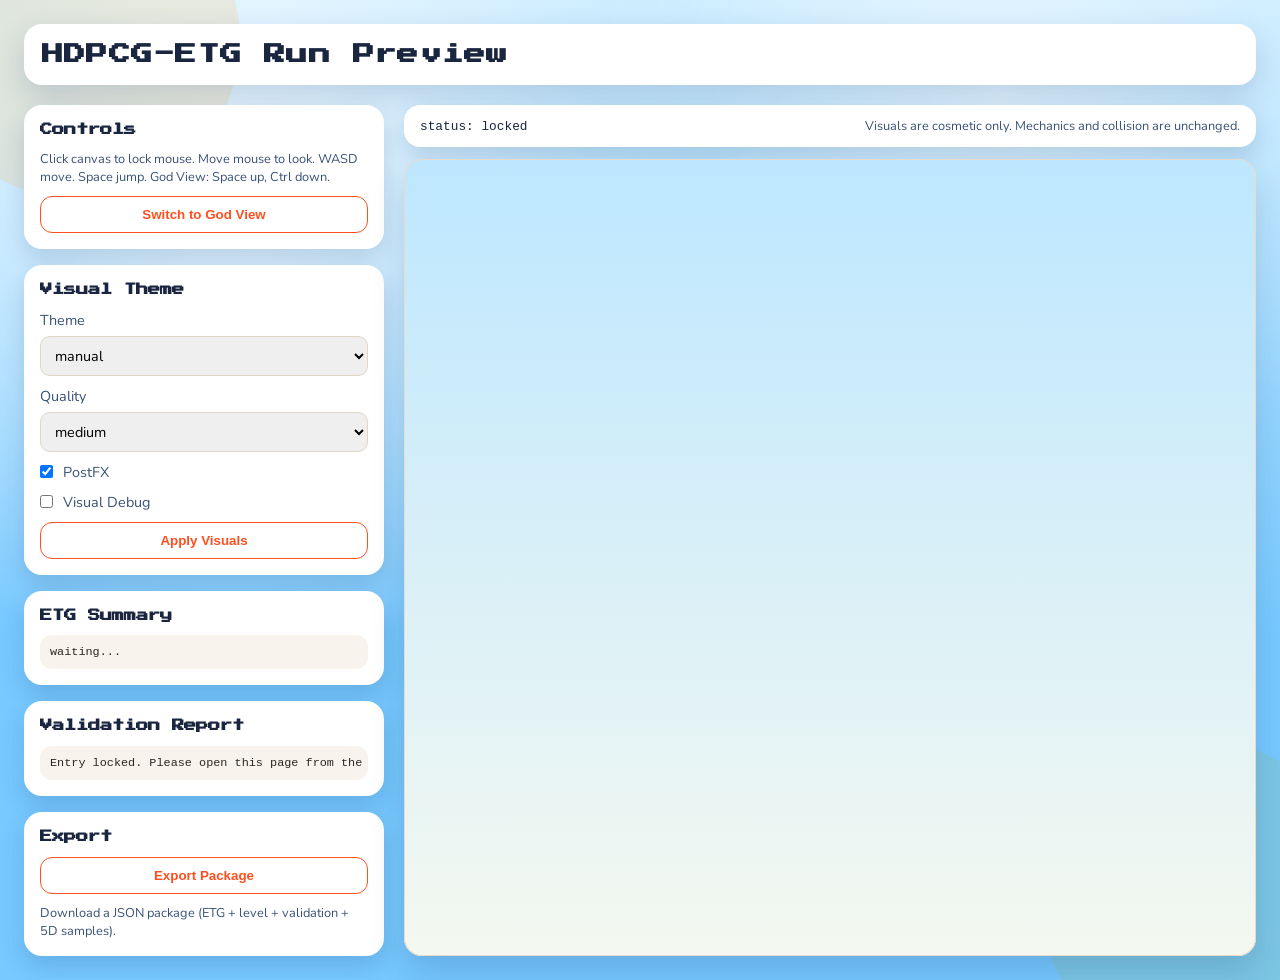
<file: web/index.html>
<!doctype html>
<html lang="en">
  <head>
    <meta charset="utf-8" />
    <meta name="viewport" content="width=device-width, initial-scale=1" />
    <title>HDPCG-ETG Run Preview</title>
    <link rel="stylesheet" href="style.css" />
  </head>
  <body>
    <main class="layout">
      <header class="headline">
        <div>
          <h1>HDPCG-ETG Run Preview</h1>
        </div>
        <div class="badge-row"></div>
      </header>

      <section class="sidebar">
        <div class="card">
          <h2>Controls</h2>
          <p class="hint">Click canvas to lock mouse. Move mouse to look. WASD move. Space jump. God View: Space up, Ctrl down.</p>
          <div class="button-row">
            <button id="toggle-view-mode" class="ghost">Switch to God View</button>
          </div>
        </div>

        <div class="card">
          <h2>Visual Theme</h2>
          <label>
            Theme
            <select id="visual-theme">
              <option value="manual">manual</option>
            </select>
          </label>
          <label>
            Quality
            <select id="visual-quality">
              <option value="low">low</option>
              <option value="medium" selected>medium</option>
              <option value="high">high</option>
            </select>
          </label>
          <label class="toggle">
            <input id="postfx-toggle" type="checkbox" checked />
            PostFX
          </label>
          <label class="toggle">
            <input id="visual-debug-toggle" type="checkbox" />
            Visual Debug
          </label>
          <div class="button-row">
            <button id="apply-visual" class="ghost">Apply Visuals</button>
          </div>
        </div>

        <div class="card">
          <h2>ETG Summary</h2>
          <pre id="etg-output">waiting...</pre>
        </div>

        <div class="card">
          <h2>Validation Report</h2>
          <pre id="report-output">waiting...</pre>
        </div>

        <div class="card">
          <h2>Export</h2>
          <div class="button-row">
            <button id="export" class="ghost">Export Package</button>
          </div>
          <p class="hint">Download a JSON package (ETG + level + validation + 5D samples).</p>
        </div>
      </section>

      <section class="stage">
        <div class="stage-header">
          <div class="status" id="status-output">status: idle</div>
          <div class="legend">Visuals are cosmetic only. Mechanics and collision are unchanged.</div>
        </div>
        <div class="canvas-wrap">
          <canvas id="game-canvas"></canvas>
        </div>
      </section>
    </main>

    <script type="module" src="src/main.js?v=2"></script>
  </body>
</html>
</file>
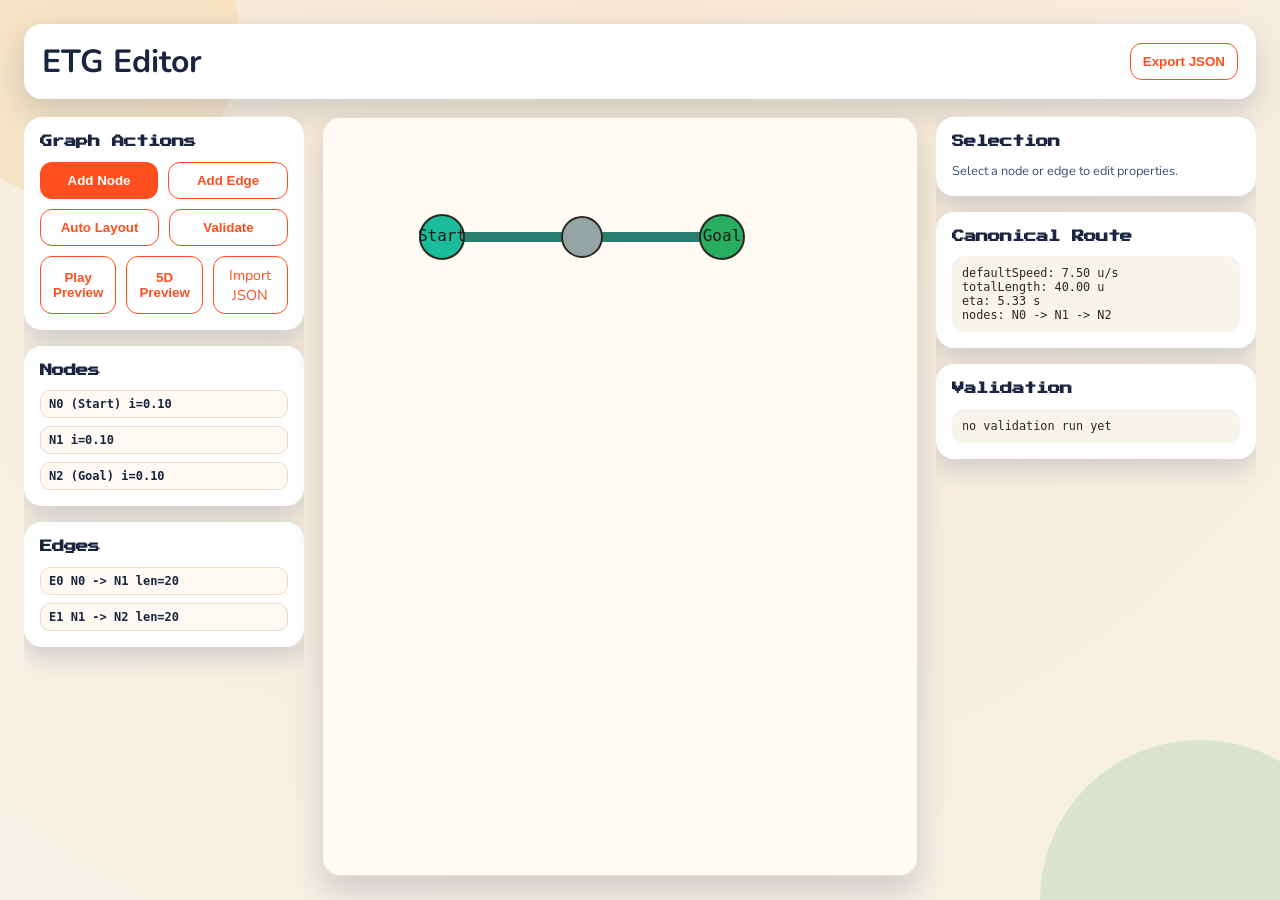
<file: web/editor.html>
<!doctype html>
<html lang="en">
  <head>
    <meta charset="utf-8" />
    <meta name="viewport" content="width=device-width, initial-scale=1" />
    <title>ETG Editor</title>
    <link rel="stylesheet" href="style.css" />
  </head>
  <body class="editor-body">
    <main class="editor-layout">
      <header class="editor-header">
        <div>
          <h1>ETG Editor</h1>
        </div>
        <nav class="editor-nav">
          <button id="export-json" class="ghost">Export JSON</button>
        </nav>
      </header>

      <section class="editor-sidebar">
        <div class="card">
          <h2>Graph Actions</h2>
          <div class="button-row">
            <button id="add-node">Add Node</button>
            <button id="add-edge" class="ghost">Add Edge</button>
          </div>
          <div class="button-row">
            <button id="auto-layout" class="ghost">Auto Layout</button>
            <button id="validate" class="ghost">Validate</button>
          </div>
          <div class="button-row">
            <button id="play-preview" class="ghost">Play Preview</button>
            <button id="hdpcg-preview" class="ghost">5D Preview</button>
            <label class="ghost file-label">
              Import JSON
              <input id="import-json" type="file" accept="application/json" />
            </label>
          </div>
        </div>

        <div class="card">
          <h2>Nodes</h2>
          <div id="node-list" class="list"></div>
        </div>

        <div class="card">
          <h2>Edges</h2>
          <div id="edge-list" class="list"></div>
        </div>
      </section>

      <section class="editor-canvas">
        <canvas id="graph-canvas"></canvas>
      </section>

      <section class="editor-panel">
        <div class="card">
          <h2>Selection</h2>
          <div id="selection-panel">
            <p class="hint">Select a node or edge to edit properties.</p>
          </div>
        </div>

        <div class="card">
          <h2>Canonical Route</h2>
          <pre id="route-output">no route computed yet</pre>
        </div>

        <div class="card">
          <h2>Validation</h2>
          <pre id="validation-output">no validation run yet</pre>
        </div>
      </section>
    </main>

    <script type="module" src="src/editor.js"></script>
  </body>
</html>
</file>
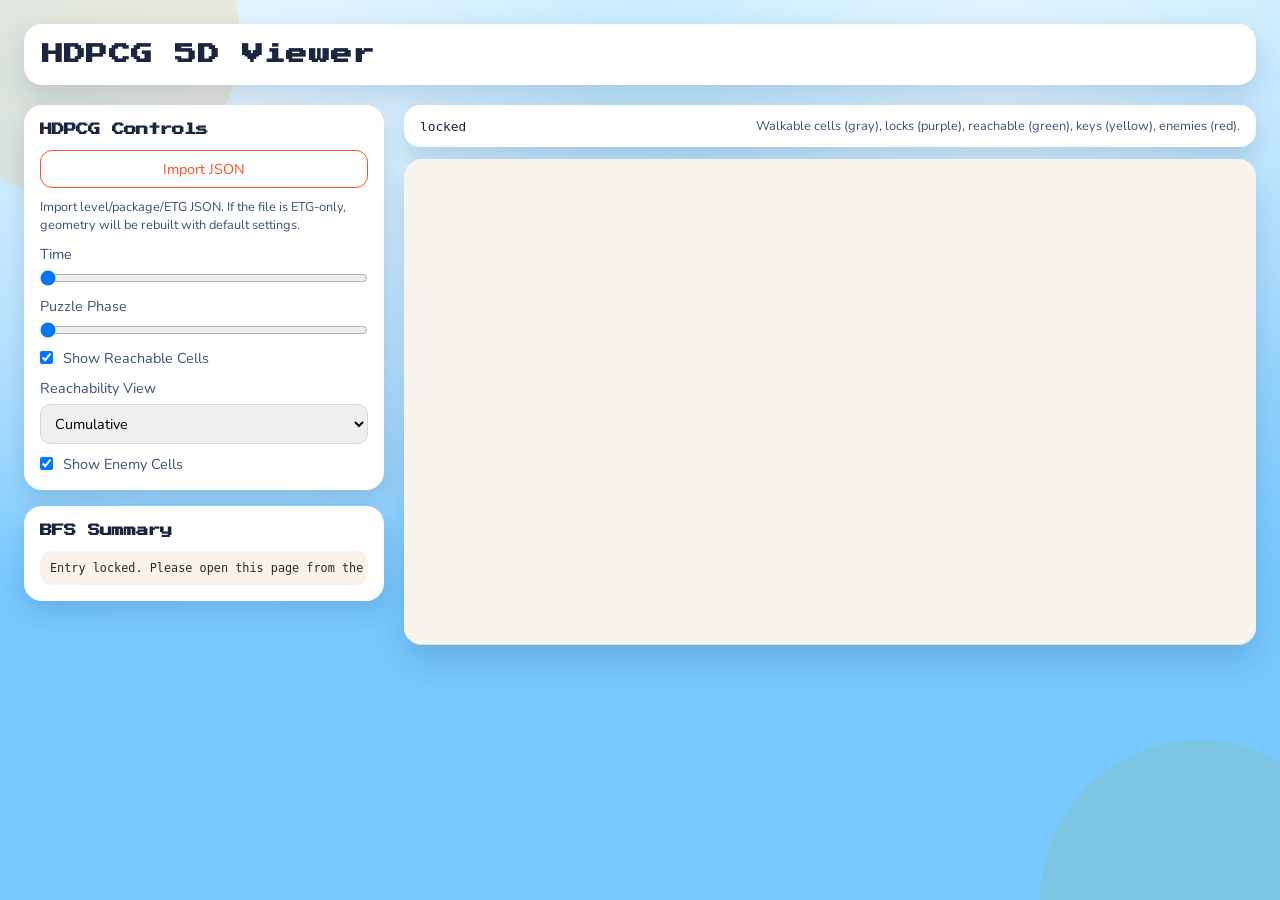
<file: web/hdpcg_viewer.html>
<!doctype html>
<html lang="en">
  <head>
    <meta charset="utf-8" />
    <meta name="viewport" content="width=device-width, initial-scale=1" />
    <title>HDPCG 5D Viewer</title>
    <link rel="stylesheet" href="style.css" />
  </head>
  <body>
    <main class="layout">
      <header class="headline">
        <div>
          <h1>HDPCG 5D Viewer</h1>
        </div>
        <div class="badge-row"></div>
      </header>

      <section class="sidebar">
        <div class="card">
          <h2>HDPCG Controls</h2>
          <label class="file-label">
            Import JSON
            <input id="import-file" type="file" accept=".json,application/json" />
          </label>
          <p class="hint">Import level/package/ETG JSON. If the file is ETG-only, geometry will be rebuilt with default settings.</p>
          <label>
            Time
            <input id="time-slider" type="range" min="0" max="0" value="0" />
          </label>
          <label>
            Puzzle Phase
            <input id="phase-slider" type="range" min="0" max="0" value="0" />
          </label>
          <label class="toggle">
            <input id="show-reachable" type="checkbox" checked />
            Show Reachable Cells
          </label>
          <label>
            Reachability View
            <select id="reach-mode">
              <option value="cumulative" selected>Cumulative</option>
              <option value="step">Step</option>
            </select>
          </label>
          <label class="toggle">
            <input id="show-enemies" type="checkbox" checked />
            Show Enemy Cells
          </label>
        </div>

        <div class="card">
          <h2>BFS Summary</h2>
          <pre id="bfs-output">waiting...</pre>
        </div>
      </section>

      <section class="stage">
        <div class="stage-header">
          <div class="status" id="viewer-status">t=0 | phase=0 | reachable=0</div>
          <div class="legend">Walkable cells (gray), locks (purple), reachable (green), keys (yellow), enemies (red).</div>
        </div>
        <div class="canvas-wrap">
          <canvas id="viewer-canvas"></canvas>
        </div>
      </section>
    </main>

    <script type="module" src="src/hdpcg-viewer.js"></script>
  </body>
</html>
</file>
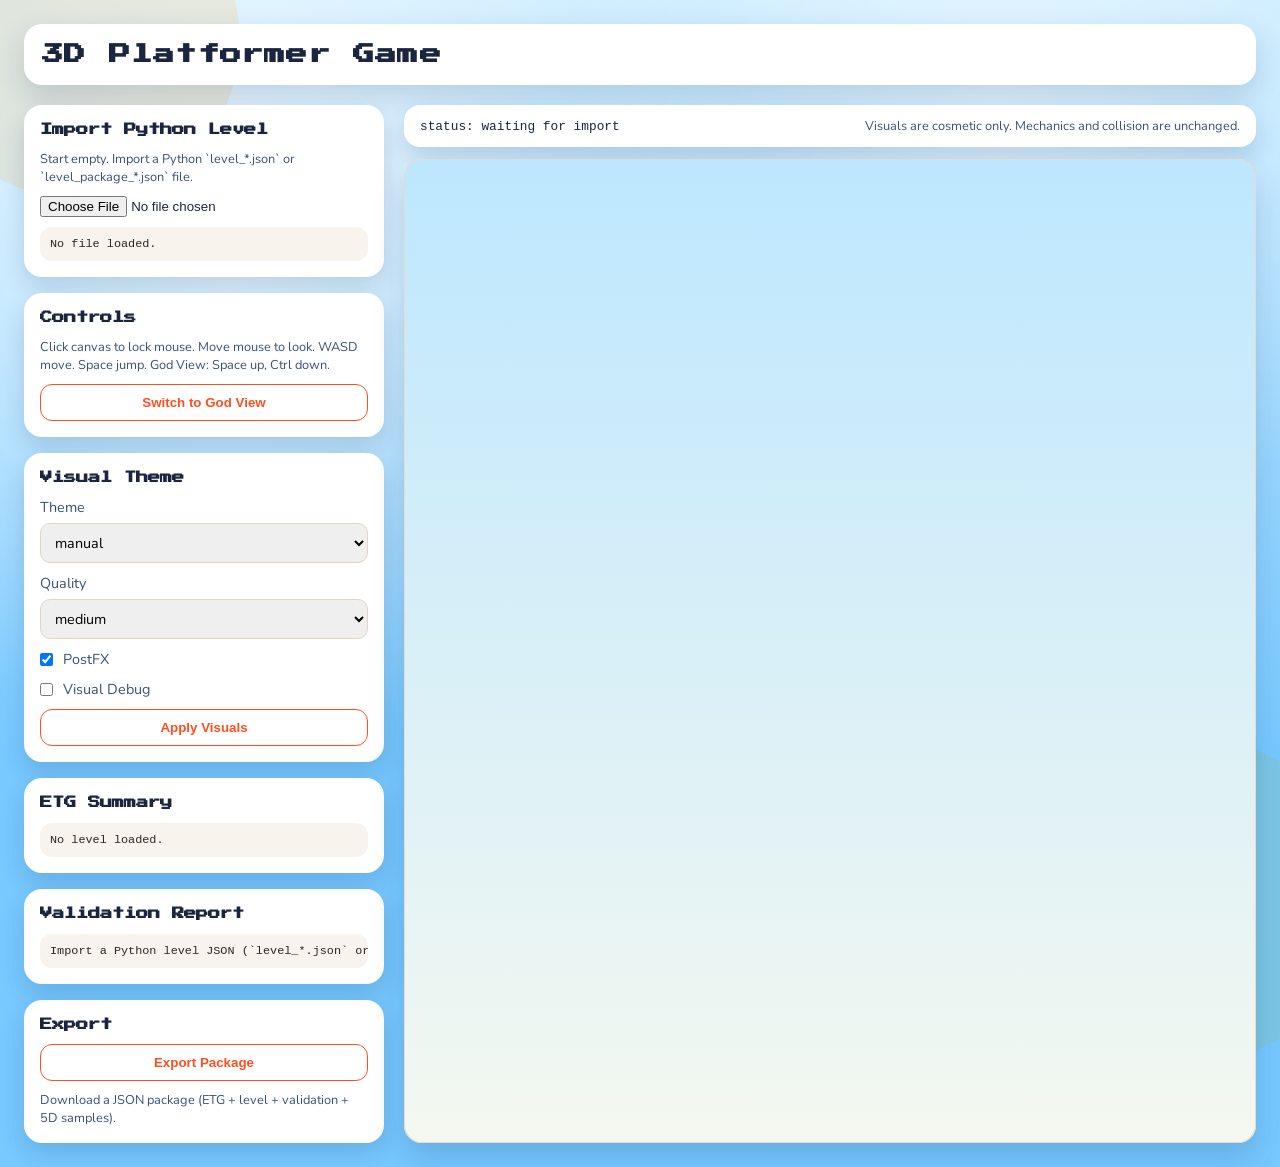
<file: web/import_level.html>
<!doctype html>
<html lang="en">
  <head>
    <meta charset="utf-8" />
    <meta name="viewport" content="width=device-width, initial-scale=1" />
    <title>3D Platformer Game (Import Level)</title>
    <link rel="icon" href="data:," />
    <link rel="stylesheet" href="style.css" />
  </head>
  <body>
    <main class="layout">
      <header class="headline">
        <div>
          <h1>3D Platformer Game</h1>
        </div>
        <div class="badge-row"></div>
      </header>

      <section class="sidebar">
        <div class="card">
          <h2>Import Python Level</h2>
          <p class="hint">Start empty. Import a Python `level_*.json` or `level_package_*.json` file.</p>
          <input id="import-level-json" type="file" accept=".json,application/json" />
          <pre id="import-status-output">No file loaded.</pre>
        </div>

        <div class="card">
          <h2>Controls</h2>
          <p class="hint">Click canvas to lock mouse. Move mouse to look. WASD move. Space jump. God View: Space up, Ctrl down.</p>
          <div class="button-row">
            <button id="toggle-view-mode" class="ghost">Switch to God View</button>
          </div>
        </div>

        <div class="card">
          <h2>Visual Theme</h2>
          <label>
            Theme
            <select id="visual-theme">
              <option value="safe_cc0">safe_cc0</option>
              <option value="manual">manual</option>
            </select>
          </label>
          <label>
            Quality
            <select id="visual-quality">
              <option value="low">low</option>
              <option value="medium" selected>medium</option>
              <option value="high">high</option>
            </select>
          </label>
          <label class="toggle">
            <input id="postfx-toggle" type="checkbox" checked />
            PostFX
          </label>
          <label class="toggle">
            <input id="visual-debug-toggle" type="checkbox" />
            Visual Debug
          </label>
          <div class="button-row">
            <button id="apply-visual" class="ghost">Apply Visuals</button>
          </div>
        </div>

        <div class="card">
          <h2>ETG Summary</h2>
          <pre id="etg-output">No level loaded.</pre>
        </div>

        <div class="card">
          <h2>Validation Report</h2>
          <pre id="report-output">Import a level JSON to start.</pre>
        </div>

        <div class="card">
          <h2>Export</h2>
          <div class="button-row">
            <button id="export" class="ghost">Export Package</button>
          </div>
          <p class="hint">Download a JSON package (ETG + level + validation + 5D samples).</p>
        </div>
      </section>

      <section class="stage">
        <div class="stage-header">
          <div class="status" id="status-output">status: waiting for import</div>
          <div class="legend">Visuals are cosmetic only. Mechanics and collision are unchanged.</div>
        </div>
        <div class="canvas-wrap">
          <canvas id="game-canvas"></canvas>
        </div>
      </section>
    </main>

    <script type="module" src="src/main-import-level.js"></script>
  </body>
</html>
</file>
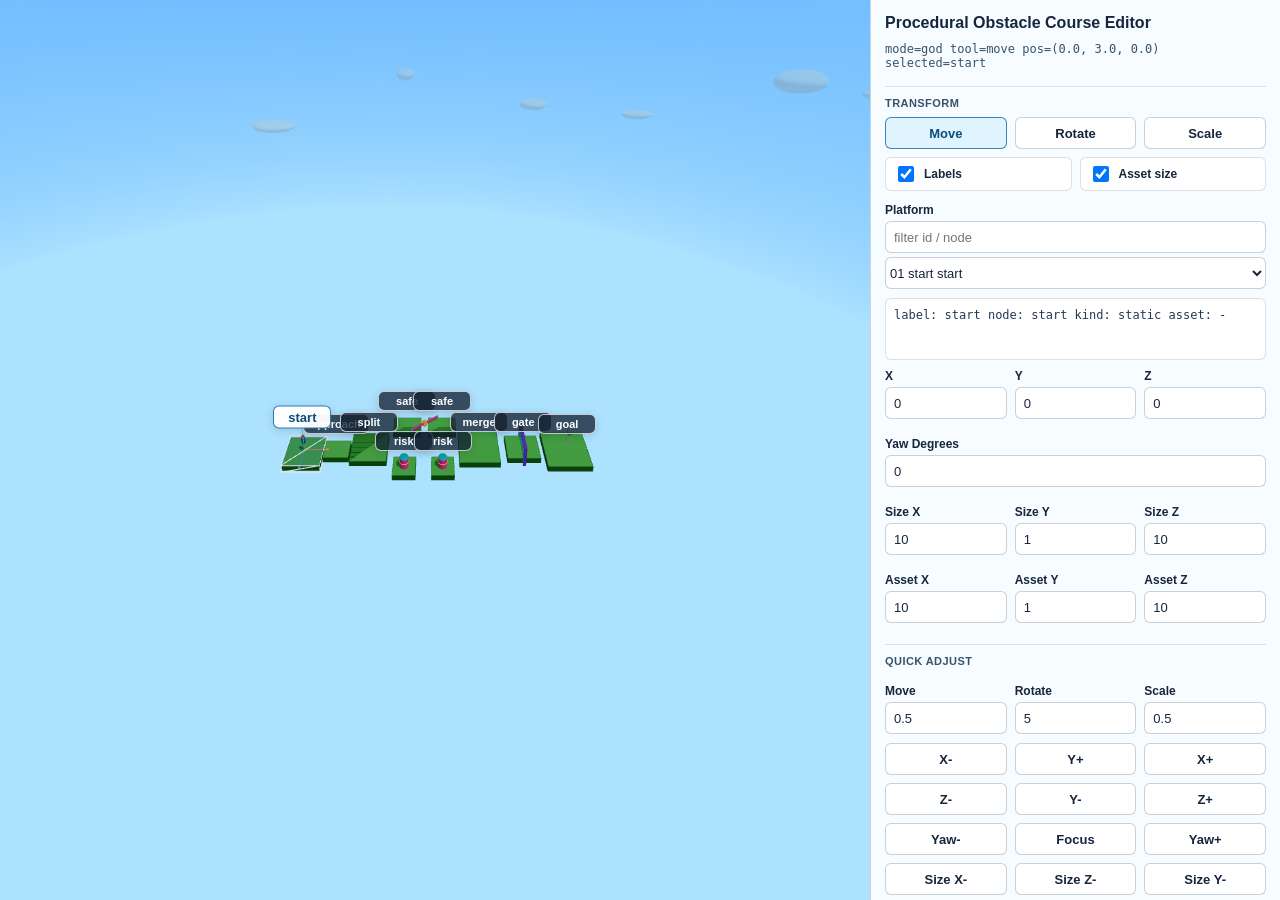
<file: web/obstacle_course_editor.html>
<!doctype html>
<html lang="en">
  <head>
    <meta charset="utf-8" />
    <meta name="viewport" content="width=device-width, initial-scale=1" />
    <title>Procedural Obstacle Course Editor</title>
    <link rel="icon" href="data:," />
    <style>
      html,
      body {
        margin: 0;
        width: 100%;
        height: 100%;
        overflow: hidden;
        background: #d8f4ff;
        color: #17263c;
        font-family: "Segoe UI", Arial, sans-serif;
      }

      .workspace {
        display: grid;
        grid-template-columns: minmax(0, 1fr) 410px;
        width: 100vw;
        height: 100vh;
        position: relative;
      }

      #game-canvas {
        display: block;
        width: 100%;
        height: 100%;
      }

      #label-layer {
        position: absolute;
        inset: 0 410px 0 0;
        overflow: hidden;
        pointer-events: none;
      }

      .scene-label {
        position: absolute;
        min-width: 42px;
        max-width: 148px;
        padding: 3px 7px;
        transform: translate(-50%, -115%);
        border: 1px solid rgba(255, 255, 255, 0.72);
        border-radius: 6px;
        background: rgba(18, 31, 48, 0.76);
        box-shadow: 0 2px 8px rgba(18, 31, 48, 0.16);
        color: #ffffff;
        font: 700 11px "Segoe UI", Arial, sans-serif;
        text-align: center;
        text-overflow: ellipsis;
        white-space: nowrap;
        overflow: hidden;
      }

      .scene-label.is-selected {
        z-index: 2;
        max-width: 180px;
        border-color: rgba(11, 104, 162, 0.86);
        background: rgba(255, 255, 255, 0.96);
        color: #0b4e7a;
        font-size: 13px;
      }

      .panel {
        overflow: auto;
        border-left: 1px solid rgba(41, 74, 96, 0.22);
        background: rgba(248, 253, 255, 0.94);
        padding: 14px;
      }

      h1 {
        margin: 0 0 10px;
        font-size: 16px;
        font-weight: 800;
      }

      label {
        display: grid;
        gap: 4px;
        margin: 9px 0;
        font-size: 12px;
        font-weight: 700;
      }

      .section {
        margin: 12px 0;
        padding-top: 10px;
        border-top: 1px solid rgba(41, 74, 96, 0.15);
      }

      .section-title {
        margin: 0 0 8px;
        color: #37536b;
        font-size: 11px;
        font-weight: 900;
        letter-spacing: 0.04em;
        text-transform: uppercase;
      }

      .selected-summary {
        min-height: 44px;
        padding: 8px;
        border: 1px solid rgba(35, 73, 96, 0.17);
        border-radius: 6px;
        background: #ffffff;
        color: #233a55;
        font: 12px Consolas, "SFMono-Regular", monospace;
        line-height: 1.35;
        word-break: break-word;
      }

      select,
      input,
      textarea,
      button {
        box-sizing: border-box;
        width: 100%;
        border: 1px solid rgba(35, 73, 96, 0.25);
        border-radius: 6px;
        background: #ffffff;
        color: #17263c;
        font: 13px "Segoe UI", Arial, sans-serif;
      }

      select,
      input,
      button {
        height: 32px;
      }

      input {
        padding: 0 8px;
      }

      button {
        cursor: pointer;
        font-weight: 800;
      }

      button.is-active {
        border-color: rgba(11, 104, 162, 0.78);
        background: #dff4ff;
        color: #0b4e7a;
      }

      .toolbar,
      .quick-grid {
        display: grid;
        gap: 8px;
      }

      .toolbar {
        grid-template-columns: repeat(3, 1fr);
      }

      .grid3 {
        display: grid;
        grid-template-columns: repeat(3, 1fr);
        gap: 8px;
      }

      .row {
        display: grid;
        grid-template-columns: 1fr 1fr;
        gap: 8px;
        margin-top: 10px;
      }

      .quick-grid {
        grid-template-columns: repeat(3, 1fr);
      }

      .quick-grid button {
        min-width: 0;
        padding: 0 4px;
      }

      .toggle-row {
        display: grid;
        grid-template-columns: 1fr 1fr;
        gap: 8px;
        margin-top: 8px;
      }

      .toggle-row label {
        display: flex;
        align-items: center;
        gap: 7px;
        margin: 0;
        min-height: 32px;
        padding: 0 8px;
        border: 1px solid rgba(35, 73, 96, 0.17);
        border-radius: 6px;
        background: #ffffff;
      }

      .toggle-row input {
        width: 16px;
        height: 16px;
        padding: 0;
      }

      .status {
        margin: 8px 0 12px;
        min-height: 32px;
        color: #37536b;
        font: 12px Consolas, "SFMono-Regular", monospace;
        white-space: pre-wrap;
      }

      textarea {
        height: 150px;
        resize: vertical;
        padding: 8px;
        font: 11px Consolas, "SFMono-Regular", monospace;
      }

      .hint {
        color: #60788f;
        font-size: 12px;
        line-height: 1.4;
      }
    </style>
  </head>
  <body>
    <main class="workspace">
      <canvas id="game-canvas"></canvas>
      <div id="label-layer"></div>
      <aside class="panel">
        <h1>Procedural Obstacle Course Editor</h1>
        <div id="status-output" class="status">loading</div>

        <div class="section">
          <div class="section-title">Transform</div>
          <div class="toolbar" role="group" aria-label="Transform mode">
            <button class="tool-button is-active" type="button" data-transform-mode="move" title="Move selected platform">Move</button>
            <button class="tool-button" type="button" data-transform-mode="rotate" title="Rotate selected platform">Rotate</button>
            <button class="tool-button" type="button" data-transform-mode="scale" title="Scale selected platform">Scale</button>
          </div>
          <div class="toggle-row">
            <label><input id="show-labels" type="checkbox" checked />Labels</label>
            <label><input id="sync-asset-size" type="checkbox" checked />Asset size</label>
          </div>
        </div>

        <label>
          Platform
          <input id="platform-filter" type="search" placeholder="filter id / node" />
          <select id="platform-select"></select>
        </label>

        <div id="selected-summary" class="selected-summary"></div>

        <div class="grid3">
          <label>X <input id="pos-x" type="number" step="0.1" /></label>
          <label>Y <input id="pos-y" type="number" step="0.1" /></label>
          <label>Z <input id="pos-z" type="number" step="0.1" /></label>
        </div>

        <label>
          Yaw Degrees
          <input id="yaw-deg" type="number" step="1" />
        </label>

        <div class="grid3">
          <label>Size X <input id="size-x" type="number" step="0.1" min="0.1" /></label>
          <label>Size Y <input id="size-y" type="number" step="0.1" min="0.1" /></label>
          <label>Size Z <input id="size-z" type="number" step="0.1" min="0.1" /></label>
        </div>

        <div class="grid3">
          <label>Asset X <input id="asset-x" type="number" step="0.1" min="0.1" /></label>
          <label>Asset Y <input id="asset-y" type="number" step="0.1" min="0.1" /></label>
          <label>Asset Z <input id="asset-z" type="number" step="0.1" min="0.1" /></label>
        </div>

        <div class="section">
          <div class="section-title">Quick Adjust</div>
          <div class="grid3">
            <label>Move <input id="move-step" type="number" step="0.1" min="0.01" value="0.5" /></label>
            <label>Rotate <input id="rotate-step" type="number" step="1" min="0.1" value="5" /></label>
            <label>Scale <input id="scale-step" type="number" step="0.1" min="0.01" value="0.5" /></label>
          </div>
          <div class="quick-grid" aria-label="Nudge selected platform">
            <button type="button" data-nudge="x:-1">X-</button>
            <button type="button" data-nudge="y:1">Y+</button>
            <button type="button" data-nudge="x:1">X+</button>
            <button type="button" data-nudge="z:-1">Z-</button>
            <button type="button" data-nudge="y:-1">Y-</button>
            <button type="button" data-nudge="z:1">Z+</button>
          </div>
          <div class="quick-grid" aria-label="Rotate and scale selected platform" style="margin-top: 8px">
            <button type="button" data-rotate="-1">Yaw-</button>
            <button type="button" id="focus-selected-button">Focus</button>
            <button type="button" data-rotate="1">Yaw+</button>
            <button type="button" data-scale="x:-1">Size X-</button>
            <button type="button" data-scale="z:-1">Size Z-</button>
            <button type="button" data-scale="y:-1">Size Y-</button>
            <button type="button" data-scale="x:1">Size X+</button>
            <button type="button" data-scale="z:1">Size Z+</button>
            <button type="button" data-scale="y:1">Size Y+</button>
          </div>
        </div>

        <div class="row">
          <button id="apply-button" type="button">Apply</button>
          <button id="reset-button" type="button">Reset Selected</button>
        </div>
        <div class="row">
          <button id="copy-button" type="button">Copy JSON</button>
          <button id="download-button" type="button">Download JSON</button>
        </div>

        <label>
          Export Preview
          <textarea id="json-output" spellcheck="false"></textarea>
        </label>
      </aside>
    </main>
    <script type="module" src="src/main-layout-editor.js?v=12"></script>
  </body>
</html>
</file>
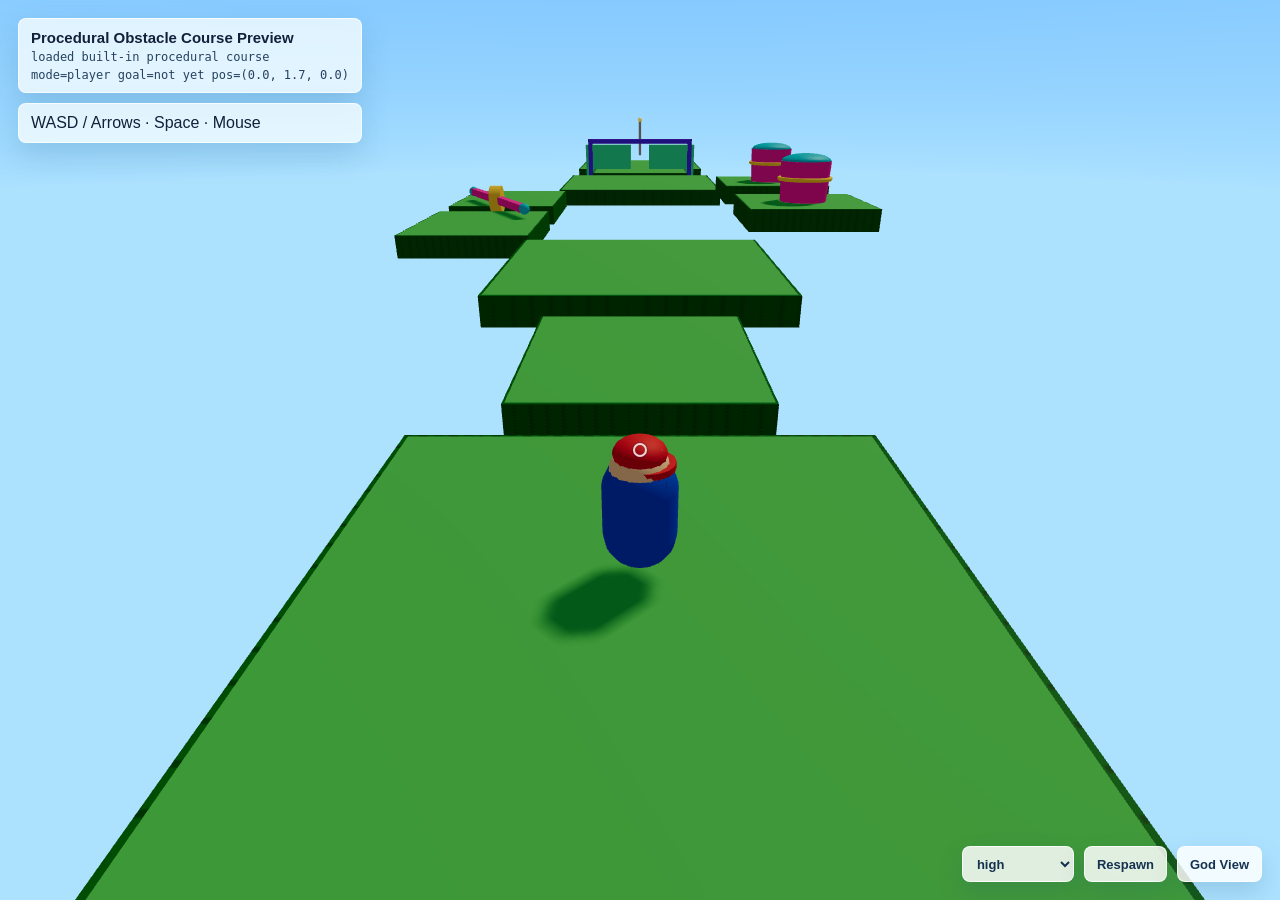
<file: web/obstacle_course_preview.html>
<!doctype html>
<html lang="en">
  <head>
    <meta charset="utf-8" />
    <meta name="viewport" content="width=device-width, initial-scale=1" />
    <title>Procedural Obstacle Course Preview</title>
    <link rel="icon" href="data:," />
    <style>
      html,
      body {
        margin: 0;
        width: 100%;
        height: 100%;
        overflow: hidden;
        background: #8de0ff;
        color: #12203a;
        font-family: "Segoe UI", Arial, sans-serif;
      }

      #game-canvas {
        display: block;
        width: 100vw;
        height: 100vh;
      }

      .hud {
        position: fixed;
        left: 18px;
        top: 18px;
        display: grid;
        gap: 10px;
        max-width: min(420px, calc(100vw - 36px));
        pointer-events: none;
      }

      .hud-panel {
        border: 1px solid rgba(255, 255, 255, 0.72);
        border-radius: 8px;
        background: rgba(248, 254, 255, 0.78);
        box-shadow: 0 12px 30px rgba(25, 86, 120, 0.18);
        padding: 10px 12px;
        backdrop-filter: blur(8px);
      }

      .title {
        font-weight: 800;
        font-size: 15px;
        letter-spacing: 0;
      }

      #status-output,
      #load-output {
        margin-top: 4px;
        font: 12px Consolas, "SFMono-Regular", monospace;
        color: #26425f;
        white-space: pre-wrap;
      }

      .controls {
        position: fixed;
        right: 18px;
        bottom: 18px;
        display: flex;
        gap: 10px;
        align-items: center;
      }

      button,
      select {
        height: 36px;
        border-radius: 8px;
        border: 1px solid rgba(255, 255, 255, 0.82);
        background: rgba(255, 255, 255, 0.84);
        color: #153250;
        font: 700 13px "Segoe UI", Arial, sans-serif;
        box-shadow: 0 10px 24px rgba(25, 86, 120, 0.18);
      }

      button {
        padding: 0 12px;
        cursor: pointer;
      }

      select {
        padding: 0 30px 0 10px;
      }

      button:hover,
      select:hover {
        background: #ffffff;
      }

      .reticle {
        position: fixed;
        left: 50%;
        top: 50%;
        width: 10px;
        height: 10px;
        border: 2px solid rgba(255, 255, 255, 0.82);
        border-radius: 50%;
        transform: translate(-50%, -50%);
        box-shadow: 0 0 0 1px rgba(18, 32, 58, 0.22);
        pointer-events: none;
      }
    </style>
  </head>
  <body>
    <canvas id="game-canvas"></canvas>
    <section class="hud">
      <div class="hud-panel">
        <div class="title">Procedural Obstacle Course Preview</div>
        <div id="load-output">loading</div>
        <div id="status-output">status: waiting</div>
      </div>
      <div class="hud-panel" aria-label="controls">
        WASD / Arrows · Space · Mouse
      </div>
    </section>
    <div class="controls">
      <select id="quality-select" aria-label="visual quality">
        <option value="medium">medium</option>
        <option value="high" selected>high</option>
      </select>
      <button id="reset-player" type="button">Respawn</button>
      <button id="toggle-view-mode" type="button">God View</button>
    </div>
    <div class="reticle" aria-hidden="true"></div>
    <script type="module" src="src/main-obstacle-course-preview.js?v=2"></script>
  </body>
</html>
</file>
<file: web/style.css>
@import url("https://fonts.googleapis.com/css2?family=Press+Start+2P&family=Nunito:wght@500;700;800&display=swap");

:root {
  color-scheme: light;
  --bg: #77c9ff;
  --bg-accent: #c8ebff;
  --ink: #1a2540;
  --muted: #395277;
  --card: #ffffff;
  --shadow: rgba(23, 54, 103, 0.18);
  --accent: #ff4f1f;
  --accent-2: #10a76a;
}

* {
  box-sizing: border-box;
  margin: 0;
  padding: 0;
}

body {
  font-family: "Nunito", "Segoe UI", sans-serif;
  background:
    radial-gradient(circle at 18% 18%, rgba(255, 255, 255, 0.72) 0, rgba(255, 255, 255, 0) 37%),
    radial-gradient(circle at 78% 10%, rgba(255, 255, 255, 0.55) 0, rgba(255, 255, 255, 0) 31%),
    linear-gradient(180deg, var(--bg-accent) 0%, var(--bg) 65%);
  color: var(--ink);
  min-height: 100vh;
}

body::before,
body::after {
  content: "";
  position: fixed;
  width: 320px;
  height: 320px;
  border-radius: 50%;
  z-index: -1;
  filter: blur(0px);
  opacity: 0.25;
}

body::before {
  background: #f5c67b;
  top: -120px;
  left: -80px;
}

body::after {
  background: #8bbf93;
  bottom: -160px;
  right: -80px;
}

.layout {
  display: grid;
  grid-template-columns: minmax(280px, 360px) 1fr;
  grid-template-rows: auto 1fr;
  gap: 20px;
  padding: 24px;
}

.headline {
  grid-column: 1 / -1;
  display: flex;
  justify-content: space-between;
  align-items: center;
  padding: 16px 18px;
  background: var(--card);
  border-radius: 18px;
  box-shadow: 0 12px 30px var(--shadow);
}

.headline h1 {
  font-family: "Press Start 2P", monospace;
  font-size: 1.35rem;
  letter-spacing: 0.01em;
  line-height: 1.35;
}

.headline p {
  margin-top: 6px;
  color: var(--muted);
  max-width: 640px;
}

.badge {
  padding: 8px 14px;
  border-radius: 999px;
  background: var(--accent);
  color: #fff;
  font-weight: 600;
  text-transform: uppercase;
  font-size: 0.75rem;
  letter-spacing: 0.08em;
}

.badge-row {
  display: flex;
  gap: 10px;
  align-items: center;
}

.sidebar {
  display: flex;
  flex-direction: column;
  gap: 16px;
}

.card {
  background: var(--card);
  border-radius: 18px;
  padding: 16px;
  box-shadow: 0 10px 24px var(--shadow);
  display: grid;
  gap: 10px;
}

.card h2 {
  font-family: "Press Start 2P", monospace;
  font-size: 0.78rem;
  line-height: 1.5;
}

label {
  display: grid;
  gap: 6px;
  font-size: 0.9rem;
  color: var(--muted);
}

input[type="text"],
input[type="number"],
select {
  padding: 8px 10px;
  border-radius: 10px;
  border: 1px solid #e0d5c7;
  font-family: "Nunito", sans-serif;
  font-size: 0.9rem;
}

.toggle {
  display: flex;
  align-items: center;
  gap: 10px;
  color: var(--muted);
  font-size: 0.9rem;
}

.button-row {
  display: flex;
  gap: 10px;
}

button {
  flex: 1;
  padding: 10px 12px;
  border-radius: 12px;
  border: none;
  background: var(--accent);
  color: #fff;
  font-weight: 600;
  cursor: pointer;
}

button.ghost {
  background: transparent;
  border: 1px solid var(--accent);
  color: var(--accent);
}

button:hover {
  filter: brightness(0.95);
}

.hint {
  color: var(--muted);
  font-size: 0.8rem;
}

pre {
  background: #f8f3ec;
  border-radius: 12px;
  padding: 10px;
  font-family: "Consolas", "SFMono-Regular", monospace;
  font-size: 0.74rem;
  color: #2d271f;
  max-height: 200px;
  overflow: auto;
}

.stage {
  display: flex;
  flex-direction: column;
  gap: 12px;
}

.stage-header {
  display: flex;
  justify-content: space-between;
  align-items: center;
  padding: 12px 16px;
  border-radius: 16px;
  background: var(--card);
  box-shadow: 0 10px 24px var(--shadow);
}


.status {
  font-family: "Consolas", "SFMono-Regular", monospace;
  font-size: 0.8rem;
}

.legend {
  color: var(--muted);
  font-size: 0.8rem;
}

.canvas-wrap {
  flex: 1;
  min-height: 480px;
  border-radius: 18px;
  background: linear-gradient(180deg, #bde7ff, #f4f8f0);
  box-shadow: inset 0 0 0 1px #eadac7, 0 16px 32px var(--shadow);
  overflow: hidden;
}

#game-canvas {
  width: 100%;
  height: 100%;
  display: block;
}

@media (max-width: 960px) {
  .layout {
    grid-template-columns: 1fr;
  }

  .headline {
    flex-direction: column;
    align-items: flex-start;
    gap: 10px;
  }

  .canvas-wrap {
    min-height: 360px;
  }
}

/* Editor layout */
.editor-body {
  background: radial-gradient(circle at top, #f8e7d2, #f6f1e7);
  overflow: hidden;
}

.editor-layout {
  display: grid;
  grid-template-columns: 280px 1fr 320px;
  grid-template-rows: auto 1fr;
  gap: 18px;
  padding: 24px;
  min-height: 100vh;
  height: 100vh;
}

.editor-header {
  grid-column: 1 / -1;
  display: flex;
  justify-content: space-between;
  align-items: center;
  padding: 16px 18px;
  background: var(--card);
  border-radius: 18px;
  box-shadow: 0 12px 30px var(--shadow);
}

.editor-nav {
  display: flex;
  gap: 10px;
  align-items: center;
}

.nav-link {
  padding: 8px 12px;
  border-radius: 999px;
  background: #f5c67b;
  text-decoration: none;
  color: #1e1b16;
  font-weight: 600;
}

.editor-sidebar,
.editor-panel {
  display: flex;
  flex-direction: column;
  gap: 16px;
  color: var(--ink);
  min-height: 0;
  overflow: auto;
}

.editor-sidebar h2,
.editor-panel h2 {
  color: var(--ink);
}

.editor-canvas {
  background: #fffaf3;
  border-radius: 18px;
  box-shadow: inset 0 0 0 1px #eadac7, 0 16px 32px var(--shadow);
  overflow: hidden;
  position: relative;
  min-height: 0;
  height: 100%;
}

#graph-canvas {
  width: 100%;
  height: 100%;
  display: block;
}

.list {
  display: grid;
  gap: 8px;
  max-height: 280px;
  overflow: auto;
  color: var(--ink);
}

.list-item {
  padding: 6px 8px;
  border-radius: 10px;
  border: 1px solid #eadac7;
  background: #fef9f2;
  text-align: left;
  font-family: "Space Mono", monospace;
  font-size: 0.75rem;
  cursor: pointer;
  color: var(--ink);
  opacity: 1;
}

.list-item:hover {
  border-color: #d97732;
}

.form {
  display: grid;
  gap: 10px;
}

.form label {
  font-size: 0.8rem;
  color: var(--muted);
}

.form input,
.form select,
.form textarea {
  padding: 8px 10px;
  border-radius: 10px;
  border: 1px solid #e0d5c7;
  font-family: "Space Mono", monospace;
  font-size: 0.8rem;
}

.form textarea {
  resize: vertical;
}

.json-editor {
  display: grid;
  gap: 6px;
}

.json-editor textarea.error {
  border-color: #c0392b;
}

.field-group {
  padding: 8px;
  border-radius: 10px;
  border: 1px dashed #e0d5c7;
  background: #fffdf8;
  display: grid;
  gap: 6px;
}

.field-group-title {
  font-size: 0.75rem;
  color: var(--muted);
  text-transform: uppercase;
  letter-spacing: 0.04em;
}

.merge-controls {
  display: grid;
  gap: 8px;
}

.merge-controls select {
  padding: 8px 10px;
  border-radius: 10px;
  border: 1px solid #e0d5c7;
  font-family: "Space Mono", monospace;
  font-size: 0.8rem;
}

.file-label {
  padding: 8px 12px;
  border-radius: 12px;
  border: 1px solid var(--accent);
  color: var(--accent);
  cursor: pointer;
  text-align: center;
}

.file-label input {
  display: none;
}

button.active {
  background: #2a7f71;
  color: #fff;
}

@media (max-width: 1100px) {
  .editor-layout {
    grid-template-columns: 1fr;
    grid-template-rows: auto auto auto auto;
  }
}
</file>
